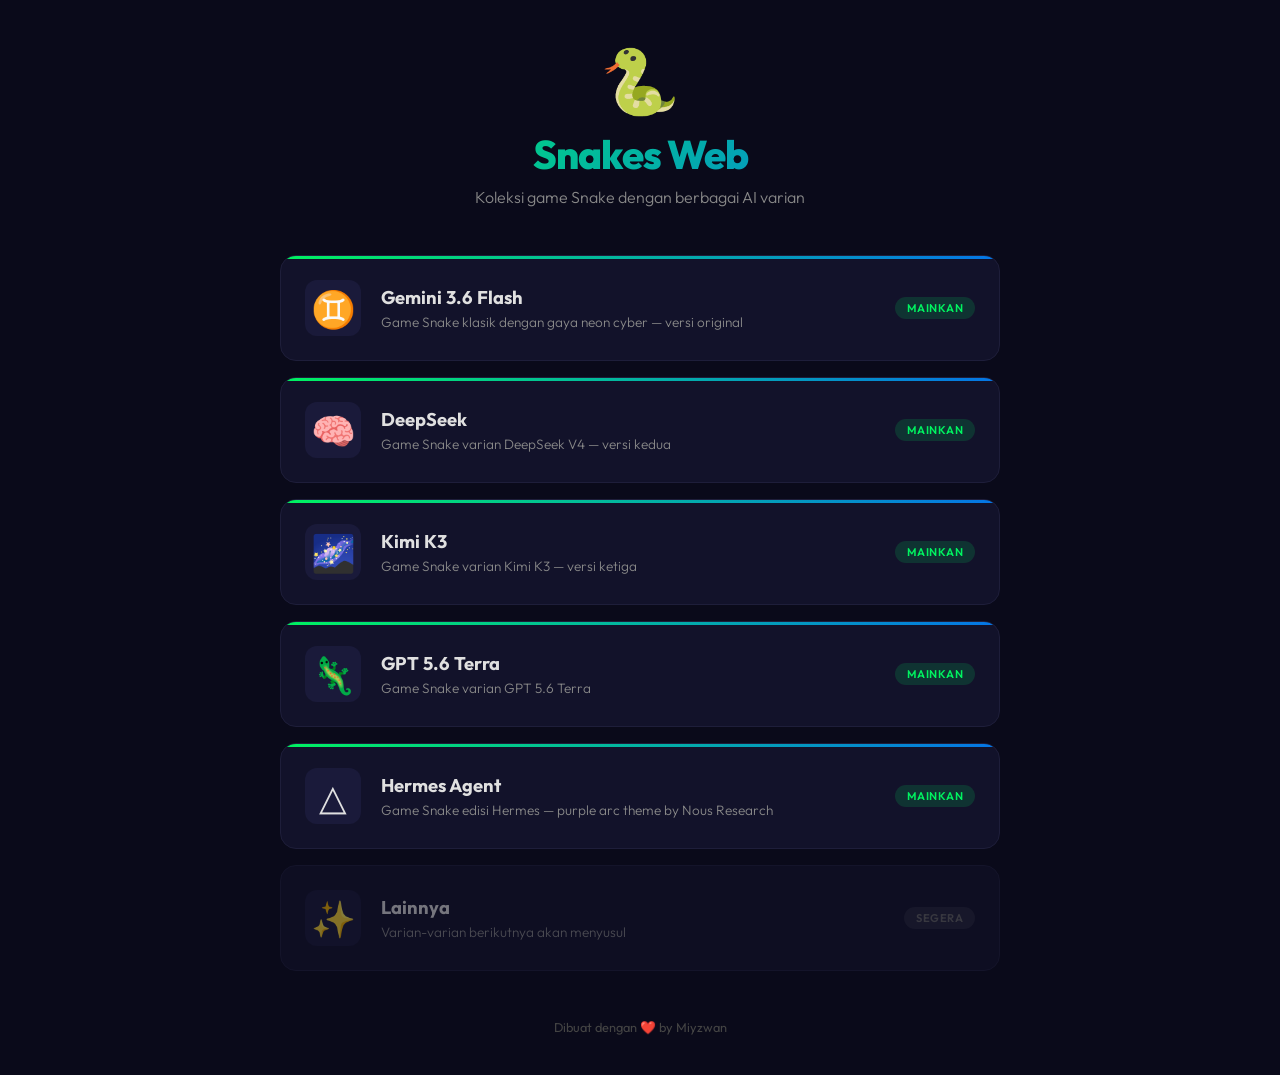
<file: index.html>
<!DOCTYPE html>
<html lang="id">
<head>
  <meta charset="UTF-8" />
  <meta name="viewport" content="width=device-width, initial-scale=1.0" />
  <title>Snakes Web — Game Collection</title>
  <meta name="description" content="Koleksi game Snake berbasis web dengan berbagai varian AI." />
  <link rel="preconnect" href="https://fonts.googleapis.com" />
  <link rel="preconnect" href="https://fonts.gstatic.com" crossorigin />
  <link href="https://fonts.googleapis.com/css2?family=Outfit:wght@300;400;600;700;800&display=swap" rel="stylesheet" />
  <style>
    * { margin: 0; padding: 0; box-sizing: border-box; }
    body {
      font-family: 'Outfit', sans-serif;
      background: #0a0a1a;
      color: #e0e0e0;
      min-height: 100vh;
      display: flex;
      flex-direction: column;
      align-items: center;
      padding: 40px 20px;
    }
    .container { max-width: 720px; width: 100%; }
    header {
      text-align: center;
      margin-bottom: 48px;
    }
    .logo {
      font-size: 64px;
      display: block;
      margin-bottom: 8px;
    }
    h1 {
      font-size: 2.5rem;
      font-weight: 800;
      background: linear-gradient(135deg, #00f260, #0575e6);
      -webkit-background-clip: text;
      -webkit-text-fill-color: transparent;
      background-clip: text;
      letter-spacing: -1px;
    }
    .subtitle {
      color: #888;
      font-size: 1rem;
      margin-top: 8px;
      font-weight: 300;
    }
    .version-grid {
      display: flex;
      flex-direction: column;
      gap: 16px;
    }
    .version-card {
      background: #12122a;
      border: 1px solid #1e1e3a;
      border-radius: 16px;
      padding: 24px;
      display: flex;
      align-items: center;
      gap: 20px;
      transition: all 0.3s ease;
      text-decoration: none;
      color: inherit;
      position: relative;
      overflow: hidden;
    }
    .version-card:hover {
      border-color: #00f260;
      transform: translateY(-2px);
      box-shadow: 0 8px 32px rgba(0, 242, 96, 0.1);
    }
    .version-card.available::before {
      content: '';
      position: absolute;
      top: 0; left: 0; right: 0;
      height: 3px;
      background: linear-gradient(90deg, #00f260, #0575e6);
    }
    .version-card.coming-soon {
      opacity: 0.5;
      cursor: default;
    }
    .version-card.coming-soon:hover {
      transform: none;
      border-color: #1e1e3a;
      box-shadow: none;
    }
    .version-icon {
      font-size: 36px;
      width: 56px;
      height: 56px;
      display: flex;
      align-items: center;
      justify-content: center;
      background: #1a1a3a;
      border-radius: 12px;
      flex-shrink: 0;
    }
    .version-info { flex: 1; }
    .version-name {
      font-size: 1.15rem;
      font-weight: 700;
      margin-bottom: 4px;
    }
    .version-desc {
      font-size: 0.85rem;
      color: #888;
      font-weight: 300;
    }
    .version-badge {
      font-size: 0.7rem;
      font-weight: 600;
      padding: 4px 12px;
      border-radius: 20px;
      text-transform: uppercase;
      letter-spacing: 0.5px;
    }
    .badge-available {
      background: rgba(0, 242, 96, 0.15);
      color: #00f260;
    }
    .badge-soon {
      background: rgba(255, 255, 255, 0.08);
      color: #666;
    }
    footer {
      margin-top: 48px;
      text-align: center;
      font-size: 0.8rem;
      color: #444;
    }
    @media (max-width: 480px) {
      h1 { font-size: 1.8rem; }
      .version-card { padding: 16px; gap: 14px; }
      .version-icon { width: 44px; height: 44px; font-size: 24px; }
    }
  </style>
</head>
<body>
  <div class="container">
    <header>
      <span class="logo">🐍</span>
      <h1>Snakes Web</h1>
      <p class="subtitle">Koleksi game Snake dengan berbagai AI varian</p>
    </header>

    <div class="version-grid">

      <a href="SnakeGemini3.6Flash/" class="version-card available">
        <div class="version-icon">♊</div>
        <div class="version-info">
          <div class="version-name">Gemini 3.6 Flash</div>
          <div class="version-desc">Game Snake klasik dengan gaya neon cyber — versi original</div>
        </div>
        <span class="version-badge badge-available">Mainkan</span>
      </a>

      <a href="SnakeDeepseekV4pro/" class="version-card available">
        <div class="version-icon">🧠</div>
        <div class="version-info">
          <div class="version-name">DeepSeek</div>
          <div class="version-desc">Game Snake varian DeepSeek V4 — versi kedua</div>
        </div>
        <span class="version-badge badge-available">Mainkan</span>
      </a>

      <a href="SnakeKimiK3/" class="version-card available">
        <div class="version-icon">🌌</div>
        <div class="version-info">
          <div class="version-name">Kimi K3</div>
          <div class="version-desc">Game Snake varian Kimi K3 — versi ketiga</div>
        </div>
        <span class="version-badge badge-available">Mainkan</span>
      </a>

      <a href="SnakeGPT5.6Terra/" class="version-card available">
        <div class="version-icon">🦎</div>
        <div class="version-info">
          <div class="version-name">GPT 5.6 Terra</div>
          <div class="version-desc">Game Snake varian GPT 5.6 Terra</div>
        </div>
        <span class="version-badge badge-available">Mainkan</span>
      </a>

      <a href="SnakeHermes/" class="version-card available">
        <div class="version-icon">△</div>
        <div class="version-info">
          <div class="version-name">Hermes Agent</div>
          <div class="version-desc">Game Snake edisi Hermes — purple arc theme by Nous Research</div>
        </div>
        <span class="version-badge badge-available">Mainkan</span>
      </a>

      <div class="version-card coming-soon">
        <div class="version-icon">✨</div>
        <div class="version-info">
          <div class="version-name">Lainnya</div>
          <div class="version-desc">Varian-varian berikutnya akan menyusul</div>
        </div>
        <span class="version-badge badge-soon">Segera</span>
      </div>

    </div>

    <footer>
      <p>Dibuat dengan ❤️ by Miyzwan</p>
    </footer>
  </div>
</body>
</html>
</file>
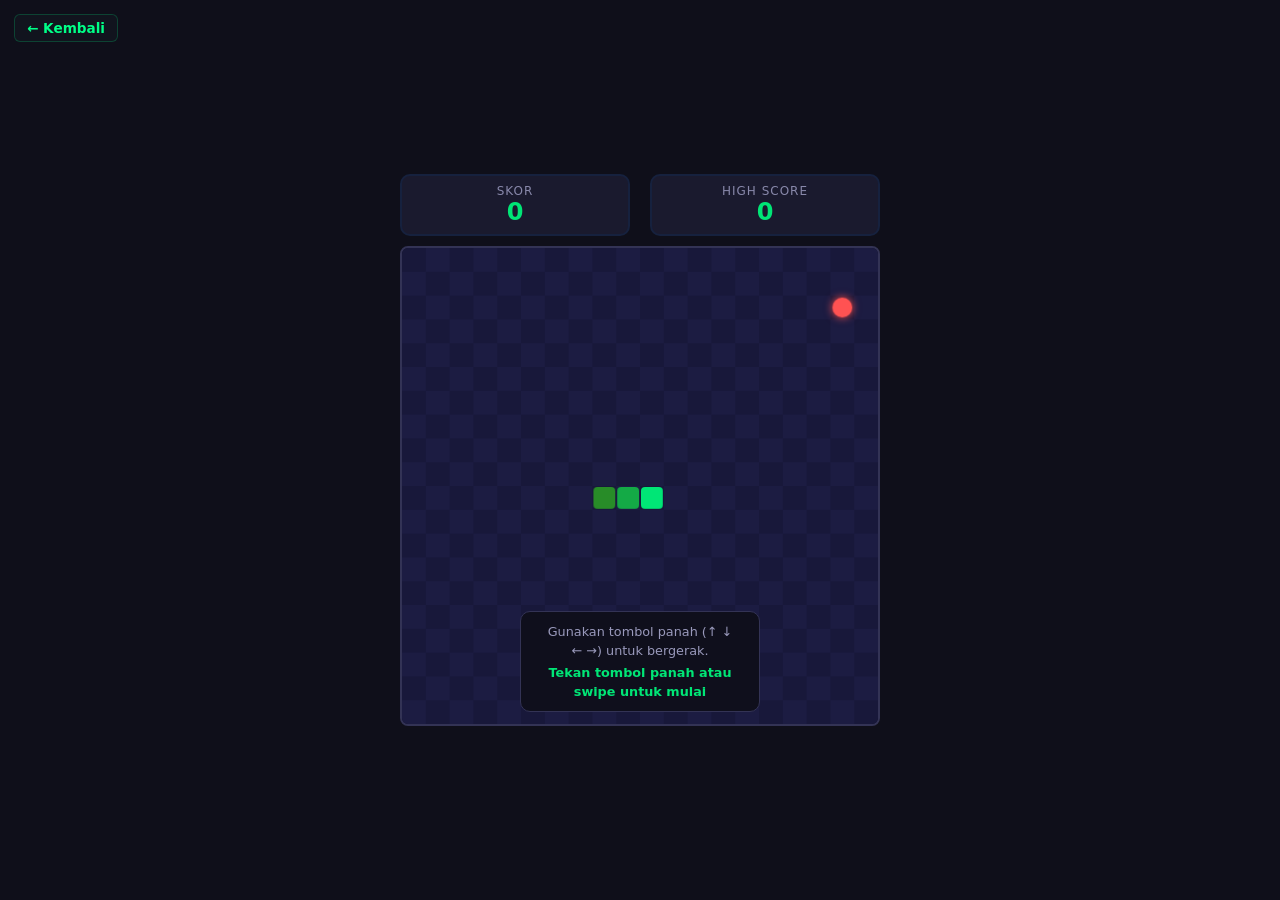
<file: SnakeDeepseekV4pro/index.html>
<!DOCTYPE html>
<html lang="id">
<head>
  <meta charset="UTF-8">
  <meta name="viewport" content="width=device-width, initial-scale=1.0">
  <title>Snake Game</title>
  <link rel="stylesheet" href="style.css">
</head>
<body>
  <div class="container">
    <a href="../" class="back-link" aria-label="Kembali ke portal">← Kembali</a>
    <div class="header">
      <div class="scoreboard">
        <div class="score-item">
          <span class="score-label">Skor</span>
          <span class="score-value" id="score">0</span>
        </div>
        <div class="score-item">
          <span class="score-label">High Score</span>
          <span class="score-value" id="highScore">0</span>
        </div>
      </div>
    </div>

    <div class="canvas-wrapper">
      <canvas id="gameCanvas"></canvas>
      <div class="instructions" id="instructions">
        <p id="instructionsText"></p>
        <p class="start-hint">Tekan tombol panah atau swipe untuk mulai</p>
      </div>
    </div>

    <div class="game-over-overlay" id="gameOverOverlay">
      <div class="game-over-card">
        <h2>Game Over</h2>
        <p class="final-score">Skor Akhir: <span id="finalScore">0</span></p>
        <p class="final-highscore">High Score: <span id="finalHighScore">0</span></p>
        <p class="new-record" id="newRecord"></p>
        <button class="restart-btn" id="restartBtn">Main Lagi</button>
      </div>
    </div>
  </div>

  <script src="script.js"></script>
</body>
</html>
</file>
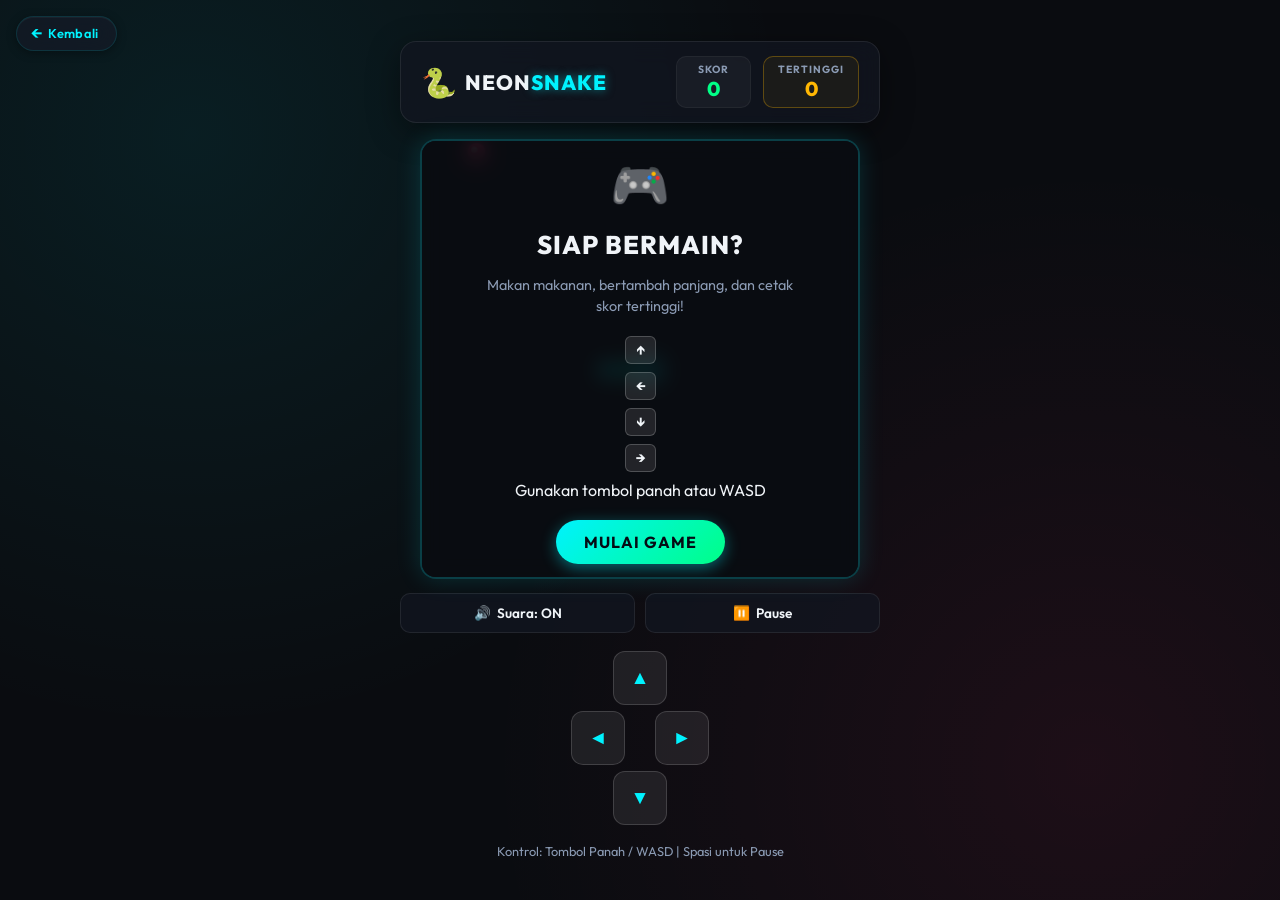
<file: SnakeGemini3.6Flash/index.html>
<!DOCTYPE html>
<html lang="id">
<head>
  <meta charset="UTF-8" />
  <meta name="viewport" content="width=device-width, initial-scale=1.0" />
  <title>Neon Snake Game — Classic Arcade</title>
  <meta name="description" content="Game Snake klasik berbasis web dengan tampilan neon cyber modern. Dimainkan di desktop & mobile." />
  <link rel="preconnect" href="https://fonts.googleapis.com" />
  <link rel="preconnect" href="https://fonts.gstatic.com" crossorigin />
  <link href="https://fonts.googleapis.com/css2?family=Outfit:wght@300;400;600;700;800&display=swap" rel="stylesheet" />
  <link rel="stylesheet" href="style.css" />
</head>
<body>
  <div class="game-wrapper">
    <a href="../" class="back-link" aria-label="Kembali ke portal">Kembali</a>
    <!-- Header Area -->
    <header class="game-header">
      <div class="brand">
        <span class="icon">🐍</span>
        <h1>NEON<span class="highlight">SNAKE</span></h1>
      </div>
      <div class="scoreboard">
        <div class="score-card">
          <span class="label">SKOR</span>
          <span class="value" id="currentScore">0</span>
        </div>
        <div class="score-card highlight-card">
          <span class="label">TERTINGGI</span>
          <span class="value" id="highScore">0</span>
        </div>
      </div>
    </header>

    <!-- Main Board Area -->
    <main class="game-container">
      <div class="canvas-wrapper">
        <canvas id="gameCanvas" width="400" height="400"></canvas>

        <!-- Start Overlay -->
        <div id="startOverlay" class="overlay active">
          <div class="overlay-card">
            <div class="pulse-icon">🎮</div>
            <h2>SIAP BERMAIN?</h2>
            <p class="subtitle">Makan makanan, bertambah panjang, dan cetak skor tertinggi!</p>
            
            <div class="control-guide" id="startControlGuide">
              <div class="guide-item desktop-only">
                <span class="key-badge">↑</span>
                <span class="key-badge">←</span>
                <span class="key-badge">↓</span>
                <span class="key-badge">→</span>
                <p>Gunakan tombol panah atau WASD</p>
              </div>
              <div class="guide-item mobile-only">
                <span class="swipe-icon">👆</span>
                <p>Geser (swipe) layar untuk bergerak</p>
              </div>
            </div>

            <button id="btnStart" class="btn btn-primary">MULAI GAME</button>
          </div>
        </div>

        <!-- Game Over Overlay -->
        <div id="gameOverOverlay" class="overlay hidden">
          <div class="overlay-card">
            <div class="skull-icon">💀</div>
            <h2 class="danger-title">GAME OVER</h2>
            <p class="subtitle" id="gameOverReason">Kamu menabrak dinding!</p>

            <div class="final-stats">
              <div class="stat-box">
                <span class="stat-label">SKOR AKHIR</span>
                <span class="stat-value" id="finalScore">0</span>
              </div>
              <div class="stat-box" id="newRecordBox">
                <span class="stat-label">REKOR DIRI</span>
                <span class="stat-value" id="finalHighScore">0</span>
                <span class="badge-new hidden" id="newRecordBadge">REKOR BARU! 🎉</span>
              </div>
            </div>

            <button id="btnRestart" class="btn btn-primary">MAIN LAGI</button>
          </div>
        </div>

        <!-- Pause Overlay -->
        <div id="pauseOverlay" class="overlay hidden">
          <div class="overlay-card">
            <h2>DI-PAUSE</h2>
            <p>Tekan SPASI atau tombol di bawah untuk lanjut</p>
            <button id="btnResume" class="btn btn-secondary">LANJUTKAN</button>
          </div>
        </div>
      </div>

      <!-- Quick Action Controls bar -->
      <div class="action-bar">
        <button id="btnSoundToggle" class="btn-icon" title="Toggle Suara">
          <span id="soundIcon">🔊</span> <span id="soundText">Suara: ON</span>
        </button>
        <button id="btnPauseToggle" class="btn-icon" title="Pause Game">
          <span>⏸️</span> Pause
        </button>
      </div>

      <!-- Touch Controls for Mobile/Tablet -->
      <div class="touch-controls" id="touchControls">
        <div class="dpad">
          <button id="btnUp" class="dpad-btn dpad-up" aria-label="Atas">▲</button>
          <div class="dpad-row">
            <button id="btnLeft" class="dpad-btn dpad-left" aria-label="Kiri">◄</button>
            <button id="btnRight" class="dpad-btn dpad-right" aria-label="Kanan">►</button>
          </div>
          <button id="btnDown" class="dpad-btn dpad-down" aria-label="Bawah">▼</button>
        </div>
      </div>

      <!-- Controls Hint -->
      <footer class="controls-hint">
        <p id="dynamicHint">Kontrol: Tombol Panah / WASD | Spasi untuk Pause</p>
      </footer>
    </main>
  </div>

  <script src="script.js"></script>
</body>
</html>
</file>
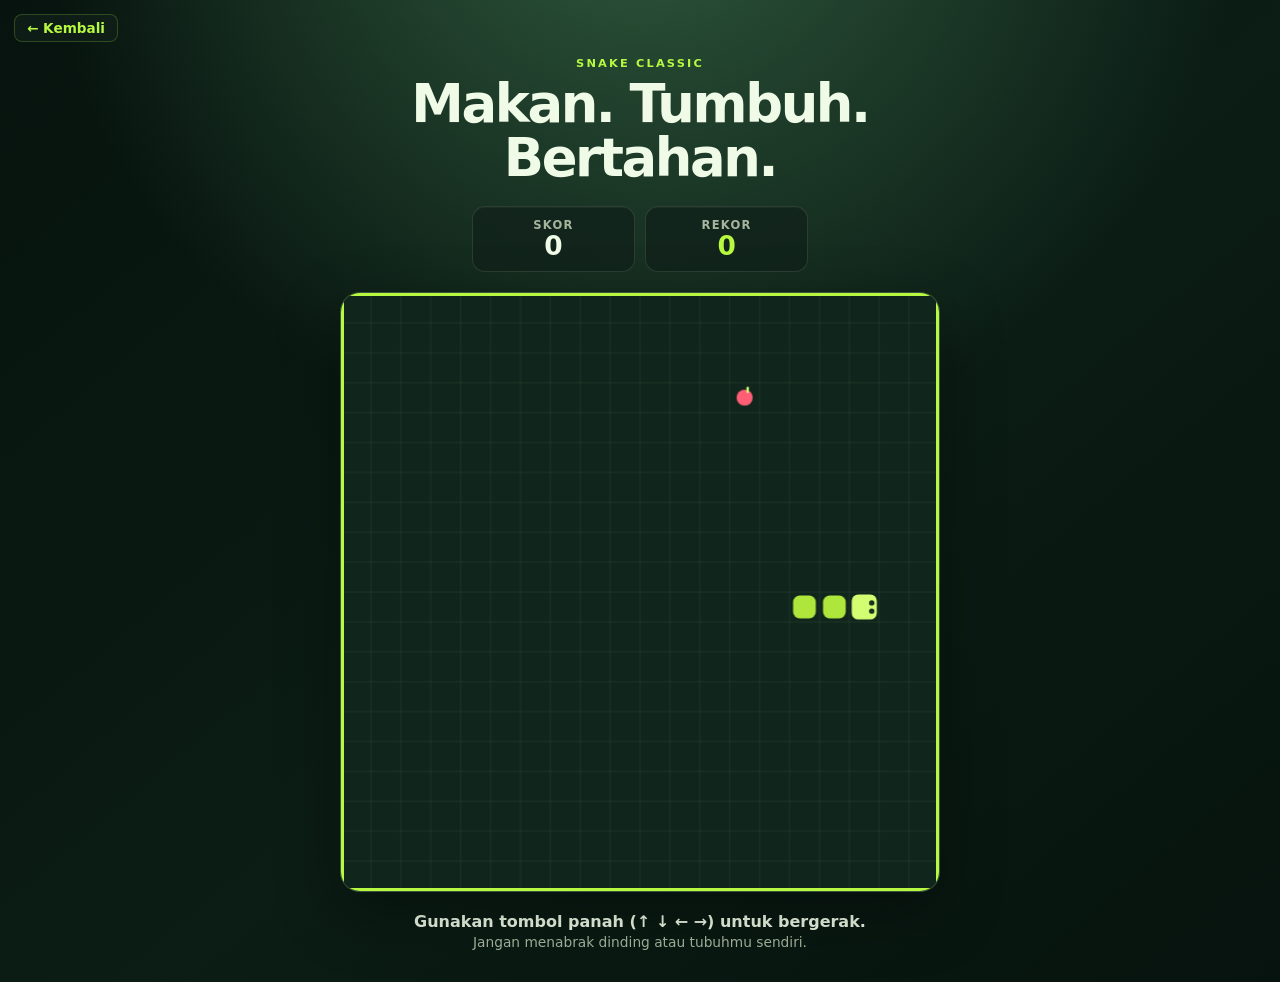
<file: SnakeGPT5.6Terra/index.html>
<!doctype html>
<html lang="id">
  <head>
    <meta charset="UTF-8" />
    <meta name="viewport" content="width=device-width, initial-scale=1.0" />
    <meta
      name="description"
      content="Snake klasik yang dapat dimainkan langsung di browser."
    />
    <title>Snake — Makan. Tumbuh. Bertahan.</title>
    <link rel="stylesheet" href="style.css" />
  </head>
  <body>
    <main class="game-shell">
      <a href="../" class="back-link" aria-label="Kembali ke portal">← Kembali</a>
      <header class="game-header">
        <p class="eyebrow">SNAKE CLASSIC</p>
        <h1>Makan. Tumbuh. Bertahan.</h1>
        <div class="scoreboard" aria-label="Papan skor">
          <div class="score-card">
            <span>Skor</span>
            <strong id="score" aria-live="polite">0</strong>
          </div>
          <div class="score-card high-score-card">
            <span>Rekor</span>
            <strong id="high-score">0</strong>
          </div>
        </div>
      </header>

      <section class="arena-wrap" aria-label="Area permainan Snake">
        <canvas
          id="game-canvas"
          width="600"
          height="600"
          tabindex="0"
          role="application"
          aria-label="Arena permainan Snake. Gunakan tombol panah untuk mengendalikan ular."
        ></canvas>
        <div id="game-over" class="game-over hidden" role="dialog" aria-modal="true" aria-labelledby="game-over-title">
          <div class="game-over-content">
            <p class="eyebrow">PERMAINAN BERAKHIR</p>
            <h2 id="game-over-title">Game Over</h2>
            <p class="final-score">Skor akhir: <strong id="final-score">0</strong></p>
            <p class="final-high-score">Rekor kamu: <strong id="final-high-score">0</strong></p>
            <button id="restart-button" type="button">Main Lagi <span aria-hidden="true">↻</span></button>
          </div>
        </div>
      </section>

      <p id="controls-help" class="controls-help">Gunakan tombol panah (↑ ↓ ← →) untuk bergerak.</p>
      <p class="small-note">Jangan menabrak dinding atau tubuhmu sendiri.</p>
    </main>

    <script src="script.js"></script>
  </body>
</html>
</file>
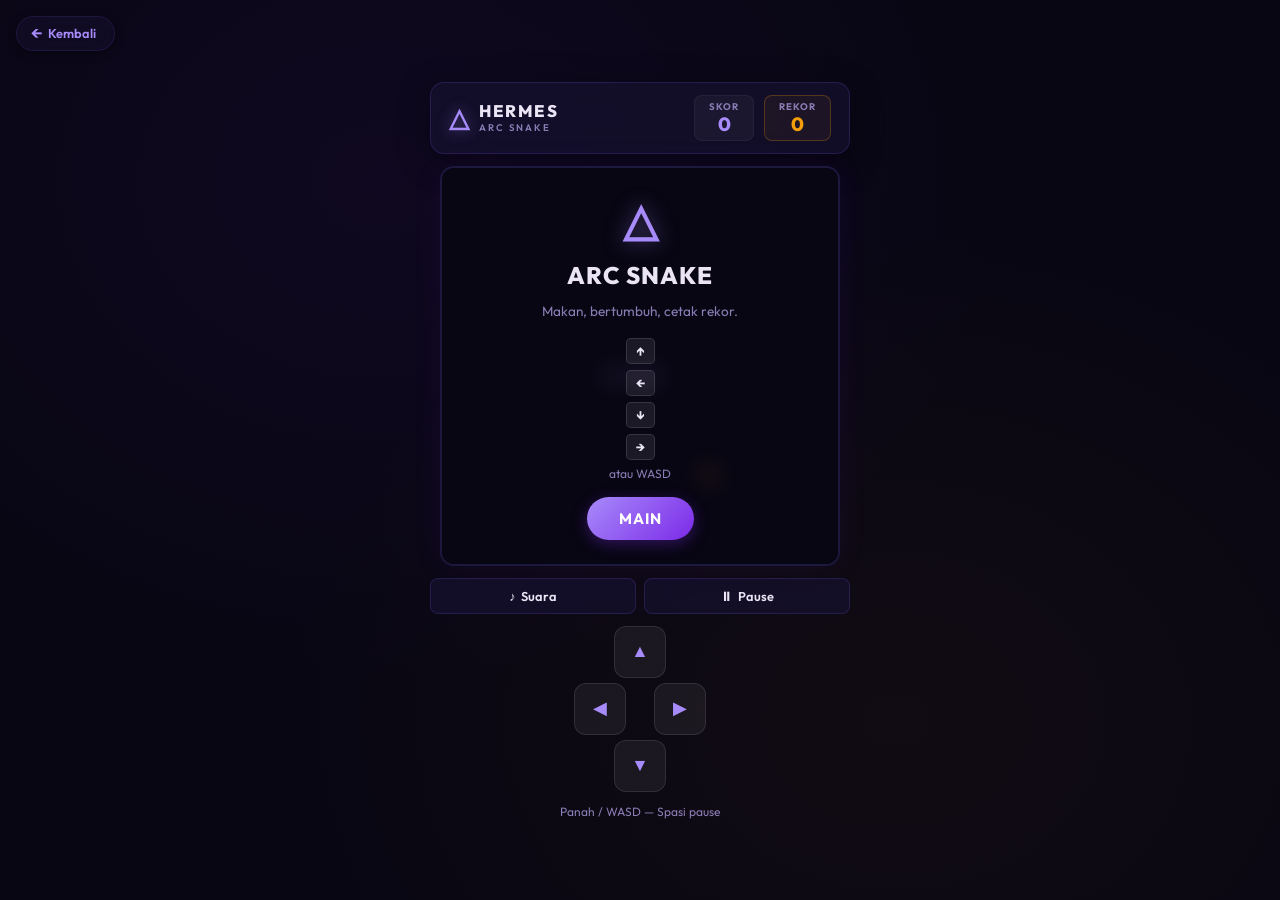
<file: SnakeHermes/index.html>
<!DOCTYPE html>
<html lang="id">
<head>
  <meta charset="UTF-8" />
  <meta name="viewport" content="width=device-width, initial-scale=1.0, user-scalable=no" />
  <meta name="description" content="Snake Hermes — game Snake klasik edisi Hermes Agent by Nous Research." />
  <title>Hermes — Arc Snake</title>
  <link rel="preconnect" href="https://fonts.googleapis.com" />
  <link rel="preconnect" href="https://fonts.gstatic.com" crossorigin />
  <link href="https://fonts.googleapis.com/css2?family=Outfit:wght@300;500;600;700;800&display=swap" rel="stylesheet" />
  <link rel="stylesheet" href="style.css" />
</head>
<body>
  <div class="shell">
    <a href="../" class="back-link" aria-label="Kembali ke portal">Kembali</a>

    <header class="topbar">
      <div class="brand">
        <span class="logo">△</span>
        <div class="brand-text">
          <h1>HERMES</h1>
          <p class="tagline">ARC SNAKE</p>
        </div>
      </div>
      <div class="scores">
        <div class="box">
          <span class="lbl">SKOR</span>
          <strong class="val" id="score">0</strong>
        </div>
        <div class="box hi">
          <span class="lbl">REKOR</span>
          <strong class="val" id="highScore">0</strong>
        </div>
      </div>
    </header>

    <div class="arena-wrap">
      <canvas id="gc" width="400" height="400"></canvas>

      <!-- START OVERLAY -->
      <div id="startOverlay" class="ol active">
        <div class="ol-card">
          <div class="ol-icon">△</div>
          <h2>ARC SNAKE</h2>
          <p class="ol-sub">Makan, bertumbuh, cetak rekor.</p>

          <div class="ctrl-guide" id="ctrlGuide">
            <div class="guide desktop-only">
              <span class="key">↑</span><span class="key">←</span><span class="key">↓</span><span class="key">→</span>
              <p>atau WASD</p>
            </div>
            <div class="guide mobile-only">
              <span class="swipe">↔</span>
              <p>Geser layar</p>
            </div>
          </div>

          <button class="btn" id="btnStart">MAIN</button>
        </div>
      </div>

      <!-- GAME OVER OVERLAY -->
      <div id="goOverlay" class="ol hidden">
        <div class="ol-card">
          <div class="ol-icon dead">✕</div>
          <h2 class="go-title">GAME OVER</h2>
          <p class="ol-sub" id="goReason">Menabrak dinding!</p>

          <div class="final-stats">
            <div class="stat">
              <span class="stat-lbl">SKOR</span>
              <strong class="stat-val" id="finalScore">0</strong>
            </div>
            <div class="stat">
              <span class="stat-lbl">REKOR</span>
              <strong class="stat-val" id="finalHigh">0</strong>
              <span class="badge hidden" id="newBadge">REKOR BARU</span>
            </div>
          </div>

          <button class="btn" id="btnRestart">MAIN LAGI</button>
        </div>
      </div>

      <!-- PAUSE OVERLAY -->
      <div id="pauseOverlay" class="ol hidden">
        <div class="ol-card">
          <h2>DI-PAUSE</h2>
          <p class="ol-sub">Tekan Spasi atau tombol di bawah</p>
          <button class="btn sec" id="btnResume">LANJUT</button>
        </div>
      </div>
    </div>

    <div class="action-row">
      <button class="act-btn" id="btnSound" title="Suara">
        <span id="sndIcon">♪</span> <span id="sndLabel">Suara</span>
      </button>
      <button class="act-btn" id="btnPause" title="Pause">
        <span>⏸</span> Pause
      </button>
    </div>

    <div class="dpad" id="dpad">
      <button class="d-btn up" id="dUp" aria-label="Atas">▲</button>
      <div class="d-mid">
        <button class="d-btn" id="dLeft" aria-label="Kiri">◀</button>
        <button class="d-btn" id="dRight" aria-label="Kanan">▶</button>
      </div>
      <button class="d-btn dn" id="dDown" aria-label="Bawah">▼</button>
    </div>

    <footer class="hint">
      <p id="hintText">Panah / WASD — Spasi pause</p>
    </footer>
  </div>

  <script src="script.js"></script>
</body>
</html>
</file>
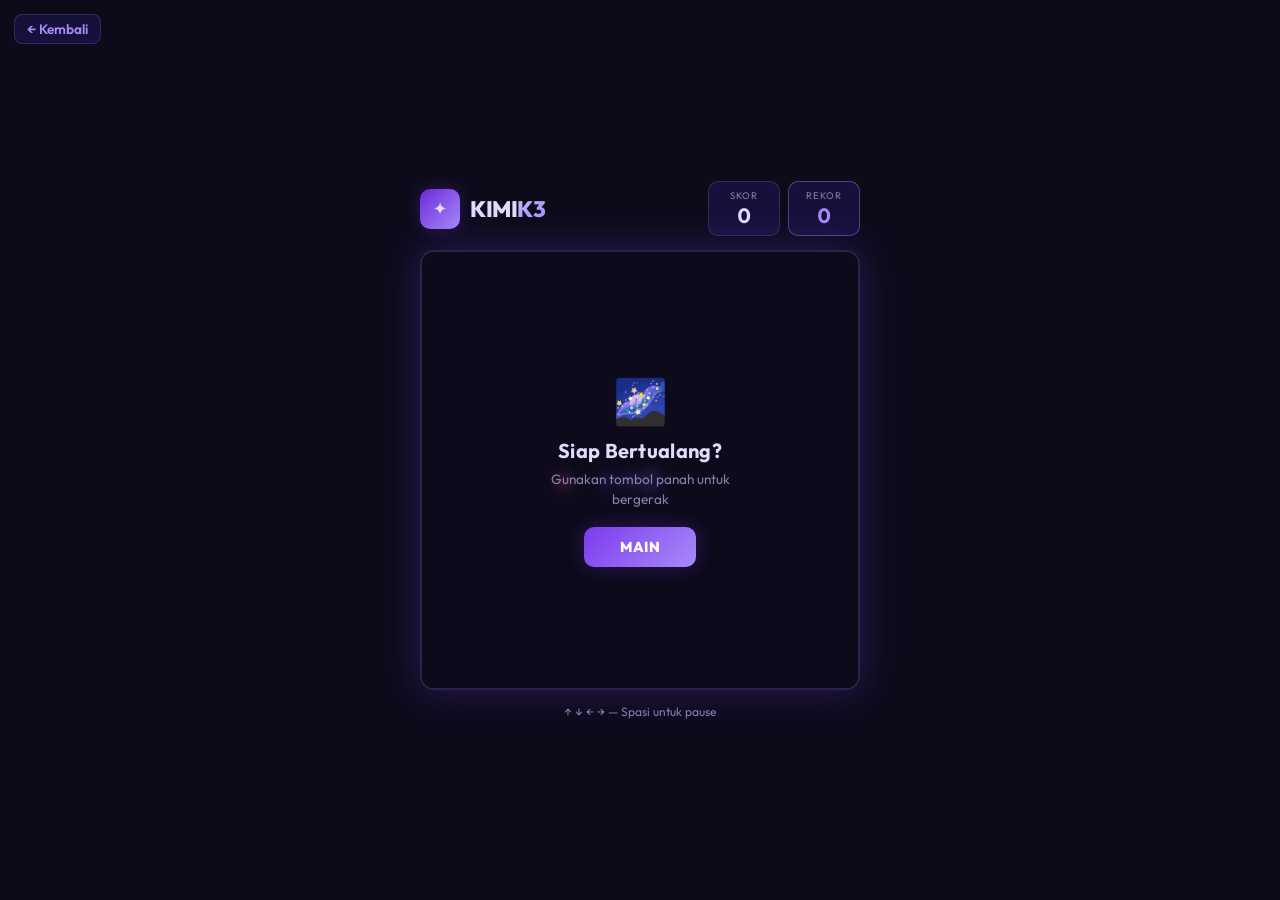
<file: SnakeKimiK3/index.html>
<!DOCTYPE html>
<html lang="id">
<head>
  <meta charset="UTF-8">
  <meta name="viewport" content="width=device-width, initial-scale=1.0, user-scalable=no">
  <meta name="description" content="Snake klasik edisi Kimi K3 — cosmic purple theme.">
  <title>Kimi K3 — Cosmic Snake</title>
  <link rel="preconnect" href="https://fonts.googleapis.com">
  <link rel="preconnect" href="https://fonts.gstatic.com" crossorigin>
  <link href="https://fonts.googleapis.com/css2?family=Outfit:wght@300;500;700;800&display=swap" rel="stylesheet">
  <link rel="stylesheet" href="style.css">
</head>
<body>
  <main class="shell">
    <a href="../" class="back-link" aria-label="Kembali ke portal">← Kembali</a>
    <header class="topbar">
      <div class="brand">
        <span class="logo">✦</span>
        <h1>KIMI<span class="lite">K3</span></h1>
      </div>
      <div class="scores">
        <div class="box">
          <span class="lbl">Skor</span>
          <strong id="score">0</strong>
        </div>
        <div class="box hi">
          <span class="lbl">Rekor</span>
          <strong id="highScore">0</strong>
        </div>
      </div>
    </header>

    <div class="arena" id="arena">
      <canvas id="gameCanvas" width="400" height="400"></canvas>

      <div class="over" id="startOverlay">
        <div class="modal">
          <span class="emoji-lg">🌌</span>
          <h2>Siap Bertualang?</h2>
          <p id="ctrlHint">Gunakan tombol panah untuk bergerak</p>
          <button class="btn" id="startBtn">MAIN</button>
        </div>
      </div>

      <div class="over hidden" id="gameOverOverlay">
        <div class="modal">
          <span class="emoji-lg">💫</span>
          <h2 class="dead">Game Over</h2>
          <div class="finals">
            <div><span class="lbl">Skor</span><strong id="finalScore">0</strong></div>
            <div><span class="lbl">Rekor</span><strong id="finalHighScore">0</strong></div>
          </div>
          <p class="new-rec hidden" id="newRec">✨ Rekor Baru!</p>
          <button class="btn" id="restartBtn">LAGI</button>
        </div>
      </div>
    </div>

    <p class="tip" id="footerTip">↑ ↓ ← →  —  Spasi untuk pause</p>
  </main>
  <script src="script.js"></script>
</body>
</html>
</file>
<file: SnakeDeepseekV4pro/style.css>
* {
  margin: 0;
  padding: 0;
  box-sizing: border-box;
}

body {
  background: #0f0f1a;
  display: flex;
  justify-content: center;
  align-items: center;
  min-height: 100vh;
  font-family: 'Segoe UI', system-ui, sans-serif;
  color: #e0e0e0;
  overflow: hidden;
}

.back-link {
  position: fixed;
  top: 14px;
  left: 14px;
  z-index: 999;
  color: #00ff87;
  text-decoration: none;
  font-family: 'Segoe UI', system-ui, sans-serif;
  font-size: 0.85rem;
  font-weight: 600;
  padding: 5px 12px;
  border-radius: 6px;
  background: rgba(18, 22, 32, 0.8);
  border: 1px solid rgba(0, 255, 135, 0.2);
  transition: background 0.15s;
}
.back-link:hover { background: rgba(0, 255, 135, 0.1); }

.container {
  display: flex;
  flex-direction: column;
  align-items: center;
  width: 100%;
  max-width: 500px;
  padding: 10px;
}

.header {
  width: 100%;
  margin-bottom: 10px;
}

.scoreboard {
  display: flex;
  justify-content: space-between;
  gap: 20px;
}

.score-item {
  background: #1a1a2e;
  border: 2px solid #16213e;
  border-radius: 10px;
  padding: 8px 24px;
  text-align: center;
  flex: 1;
}

.score-label {
  display: block;
  font-size: 0.75rem;
  text-transform: uppercase;
  letter-spacing: 1px;
  color: #8888aa;
}

.score-value {
  display: block;
  font-size: 1.5rem;
  font-weight: 700;
  color: #00e676;
}

.canvas-wrapper {
  position: relative;
  width: 100%;
  max-width: 100vw;
  aspect-ratio: 1 / 1;
}

#gameCanvas {
  width: 100%;
  height: 100%;
  border: 2px solid #333355;
  border-radius: 8px;
  background: #12122a;
  display: block;
  touch-action: none;
}

.instructions {
  position: absolute;
  bottom: 14px;
  left: 50%;
  transform: translateX(-50%);
  background: rgba(15, 15, 26, 0.92);
  border: 1px solid #333355;
  border-radius: 10px;
  padding: 10px 20px;
  text-align: center;
  pointer-events: none;
  transition: opacity 0.3s ease;
}

.instructions p {
  font-size: 0.8rem;
  color: #9999bb;
  line-height: 1.5;
}

.start-hint {
  color: #00e676 !important;
  font-weight: 600;
  margin-top: 2px;
}

.instructions.hidden {
  opacity: 0;
}

.game-over-overlay {
  position: fixed;
  top: 0;
  left: 0;
  width: 100%;
  height: 100%;
  background: rgba(5, 5, 15, 0.88);
  display: none;
  justify-content: center;
  align-items: center;
  z-index: 100;
}

.game-over-overlay.active {
  display: flex;
}

.game-over-card {
  background: #1a1a2e;
  border: 2px solid #333355;
  border-radius: 16px;
  padding: 32px 40px;
  text-align: center;
  max-width: 320px;
  width: 90%;
}

.game-over-card h2 {
  font-size: 1.8rem;
  color: #ff5252;
  margin-bottom: 16px;
}

.final-score {
  font-size: 1.3rem;
  margin-bottom: 8px;
  color: #e0e0e0;
}

.final-score span {
  color: #ffd740;
  font-weight: 700;
}

.final-highscore {
  font-size: 1rem;
  margin-bottom: 12px;
  color: #8888aa;
}

.final-highscore span {
  color: #00e676;
  font-weight: 600;
}

.new-record {
  font-size: 0.95rem;
  color: #ffd740;
  font-weight: 700;
  margin-bottom: 16px;
  text-transform: uppercase;
  letter-spacing: 1px;
  display: none;
}

.new-record.show {
  display: block;
}

.restart-btn {
  background: #00e676;
  color: #0f0f1a;
  border: none;
  padding: 12px 32px;
  font-size: 1rem;
  font-weight: 700;
  border-radius: 8px;
  cursor: pointer;
  transition: background 0.2s, transform 0.1s;
  text-transform: uppercase;
  letter-spacing: 1px;
}

.restart-btn:hover {
  background: #00c853;
}

.restart-btn:active {
  transform: scale(0.96);
}

/* Mobile-specific adjustments */
@media (max-width: 500px) {
  .container {
    padding: 6px;
  }

  .score-item {
    padding: 6px 16px;
  }

  .score-value {
    font-size: 1.3rem;
  }

  .game-over-card {
    padding: 24px 20px;
  }
}
</file>
<file: SnakeGemini3.6Flash/style.css>
/* ==========================================================================
   NEON SNAKE GAME — STYLESHEET
   ========================================================================== */

:root {
  --bg-primary: #0a0c10;
  --bg-card: rgba(18, 22, 32, 0.75);
  --bg-glass: rgba(22, 27, 40, 0.85);
  
  --accent-cyan: #00f2fe;
  --accent-green: #00ff87;
  --accent-red: #ff2a6d;
  --accent-gold: #ffb703;
  --text-main: #f0f4f8;
  --text-muted: #8b9bb4;

  --font-family: 'Outfit', -apple-system, BlinkMacSystemFont, sans-serif;
  --border-glow: 0 0 15px rgba(0, 242, 254, 0.25);
  --radius-lg: 16px;
  --radius-md: 10px;
  --radius-sm: 6px;
}

* {
  box-sizing: border-box;
  margin: 0;
  padding: 0;
  user-select: none;
  -webkit-user-select: none;
}

.back-link {
  position: fixed;
  top: 16px;
  left: 16px;
  z-index: 999;
  display: inline-flex;
  align-items: center;
  gap: 6px;
  color: var(--accent-cyan);
  text-decoration: none;
  font-family: var(--font-family);
  font-size: 0.8rem;
  font-weight: 600;
  letter-spacing: 0.3px;
  padding: 8px 18px 8px 14px;
  border-radius: 100px;
  background: rgba(22, 27, 40, 0.65);
  backdrop-filter: blur(14px);
  -webkit-backdrop-filter: blur(14px);
  border: 1px solid rgba(0, 242, 254, 0.12);
  box-shadow:
    0 2px 10px rgba(0, 0, 0, 0.35),
    inset 0 1px 0 rgba(255, 255, 255, 0.04);
  transition: all 0.25s cubic-bezier(0.25, 0.46, 0.45, 0.94);
}

.back-link::before {
  content: "←";
  display: inline-block;
  font-size: 1.05rem;
  line-height: 1;
  transition: transform 0.25s ease;
}

.back-link:hover {
  background: rgba(0, 242, 254, 0.08);
  border-color: rgba(0, 242, 254, 0.35);
  box-shadow:
    0 0 20px rgba(0, 242, 254, 0.2),
    0 4px 16px rgba(0, 0, 0, 0.35);
  transform: translateY(-1px);
}

.back-link:hover::before {
  transform: translateX(-3px);
}

.back-link:active {
  transform: translateY(0);
  box-shadow:
    0 2px 10px rgba(0, 0, 0, 0.35),
    inset 0 1px 0 rgba(255, 255, 255, 0.04);
}

body {
  font-family: var(--font-family);
  background-color: var(--bg-primary);
  background-image: 
    radial-gradient(circle at 15% 15%, rgba(0, 242, 254, 0.08) 0%, transparent 45%),
    radial-gradient(circle at 85% 85%, rgba(255, 42, 109, 0.08) 0%, transparent 45%);
  color: var(--text-main);
  min-height: 100vh;
  display: flex;
  justify-content: center;
  align-items: center;
  padding: 16px;
  overflow-x: hidden;
}

.game-wrapper {
  width: 100%;
  max-width: 480px;
  display: flex;
  flex-direction: column;
  gap: 16px;
}

/* Header & Scoreboard */
.game-header {
  display: flex;
  justify-content: space-between;
  align-items: center;
  background: var(--bg-card);
  backdrop-filter: blur(12px);
  border: 1px solid rgba(255, 255, 255, 0.08);
  padding: 14px 20px;
  border-radius: var(--radius-lg);
  box-shadow: 0 8px 32px rgba(0, 0, 0, 0.4);
}

.brand {
  display: flex;
  align-items: center;
  gap: 8px;
}

.brand .icon {
  font-size: 1.8rem;
}

.brand h1 {
  font-size: 1.3rem;
  font-weight: 800;
  letter-spacing: 1px;
}

.brand .highlight {
  color: var(--accent-cyan);
  text-shadow: 0 0 10px rgba(0, 242, 254, 0.5);
}

.scoreboard {
  display: flex;
  gap: 12px;
}

.score-card {
  display: flex;
  flex-direction: column;
  align-items: center;
  background: rgba(255, 255, 255, 0.04);
  padding: 6px 14px;
  border-radius: var(--radius-md);
  border: 1px solid rgba(255, 255, 255, 0.05);
  min-width: 75px;
}

.score-card.highlight-card {
  border-color: rgba(255, 183, 3, 0.3);
  background: rgba(255, 183, 3, 0.05);
}

.score-card .label {
  font-size: 0.65rem;
  font-weight: 700;
  color: var(--text-muted);
  letter-spacing: 1px;
}

.score-card .value {
  font-size: 1.25rem;
  font-weight: 800;
  color: var(--accent-green);
}

.highlight-card .value {
  color: var(--accent-gold);
}

/* Container & Canvas */
.game-container {
  display: flex;
  flex-direction: column;
  gap: 14px;
  align-items: center;
}

.canvas-wrapper {
  position: relative;
  width: 100%;
  aspect-ratio: 1 / 1;
  max-width: 440px;
  background: #0d1118;
  border-radius: var(--radius-lg);
  border: 2px solid rgba(0, 242, 254, 0.2);
  box-shadow: 0 0 25px rgba(0, 242, 254, 0.15), inset 0 0 20px rgba(0, 0, 0, 0.8);
  overflow: hidden;
}

#gameCanvas {
  width: 100%;
  height: 100%;
  display: block;
  touch-action: none;
}

/* Overlay Glassmorphism Cards */
.overlay {
  position: absolute;
  inset: 0;
  background: rgba(10, 12, 16, 0.88);
  backdrop-filter: blur(10px);
  display: flex;
  justify-content: center;
  align-items: center;
  padding: 24px;
  opacity: 0;
  pointer-events: none;
  transition: opacity 0.3s ease;
  z-index: 10;
}

.overlay.active {
  opacity: 1;
  pointer-events: auto;
}

.overlay.hidden {
  display: none;
}

.overlay-card {
  text-align: center;
  display: flex;
  flex-direction: column;
  align-items: center;
  gap: 14px;
  max-width: 320px;
}

.pulse-icon, .skull-icon {
  font-size: 3rem;
  animation: pulse 2s infinite ease-in-out;
}

@keyframes pulse {
  0%, 100% { transform: scale(1); }
  50% { transform: scale(1.1); }
}

.overlay-card h2 {
  font-size: 1.6rem;
  font-weight: 800;
  letter-spacing: 1px;
}

.danger-title {
  color: var(--accent-red);
  text-shadow: 0 0 12px rgba(255, 42, 109, 0.6);
}

.subtitle {
  font-size: 0.9rem;
  color: var(--text-muted);
  line-height: 1.4;
}

/* Control Guides in Overlay */
.control-guide {
  width: 100%;
  margin: 6px 0;
}

.guide-item {
  display: flex;
  flex-direction: column;
  align-items: center;
  gap: 8px;
}

.key-badge {
  display: inline-block;
  background: rgba(255, 255, 255, 0.1);
  border: 1px solid rgba(255, 255, 255, 0.2);
  padding: 4px 10px;
  border-radius: 6px;
  font-weight: 700;
  font-size: 0.9rem;
}

.swipe-icon {
  font-size: 2.2rem;
}

/* Buttons */
.btn {
  border: none;
  font-family: inherit;
  font-weight: 700;
  font-size: 1rem;
  padding: 12px 28px;
  border-radius: 30px;
  cursor: pointer;
  transition: all 0.2s ease;
  letter-spacing: 1px;
}

.btn-primary {
  background: linear-gradient(135deg, var(--accent-cyan), var(--accent-green));
  color: #050b14;
  box-shadow: 0 4px 15px rgba(0, 242, 254, 0.4);
}

.btn-primary:hover {
  transform: translateY(-2px);
  box-shadow: 0 6px 20px rgba(0, 242, 254, 0.6);
}

.btn-primary:active {
  transform: translateY(0);
}

.btn-secondary {
  background: rgba(255, 255, 255, 0.12);
  color: var(--text-main);
  border: 1px solid rgba(255, 255, 255, 0.2);
}

.btn-secondary:hover {
  background: rgba(255, 255, 255, 0.2);
}

/* Final Stats in Game Over */
.final-stats {
  display: flex;
  gap: 16px;
  width: 100%;
  margin: 8px 0;
}

.stat-box {
  flex: 1;
  background: rgba(255, 255, 255, 0.05);
  border-radius: var(--radius-md);
  padding: 10px;
  display: flex;
  flex-direction: column;
  gap: 4px;
}

.stat-label {
  font-size: 0.7rem;
  color: var(--text-muted);
  font-weight: 700;
}

.stat-value {
  font-size: 1.4rem;
  font-weight: 800;
  color: var(--accent-cyan);
}

.badge-new {
  font-size: 0.7rem;
  color: var(--accent-gold);
  font-weight: 700;
}

/* Action Bar */
.action-bar {
  display: flex;
  gap: 10px;
  width: 100%;
}

.btn-icon {
  flex: 1;
  background: var(--bg-card);
  border: 1px solid rgba(255, 255, 255, 0.08);
  color: var(--text-main);
  padding: 10px;
  border-radius: var(--radius-md);
  font-family: inherit;
  font-size: 0.85rem;
  font-weight: 600;
  cursor: pointer;
  display: flex;
  align-items: center;
  justify-content: center;
  gap: 6px;
  transition: background 0.2s;
}

.btn-icon:hover {
  background: rgba(255, 255, 255, 0.1);
}

/* Touch D-Pad Controls */
.touch-controls {
  width: 100%;
  display: flex;
  justify-content: center;
  margin-top: 4px;
}

.dpad {
  display: flex;
  flex-direction: column;
  align-items: center;
  gap: 6px;
}

.dpad-row {
  display: flex;
  gap: 30px;
}

.dpad-btn {
  width: 54px;
  height: 54px;
  background: rgba(255, 255, 255, 0.08);
  border: 1px solid rgba(255, 255, 255, 0.15);
  border-radius: 12px;
  color: var(--accent-cyan);
  font-size: 1.2rem;
  cursor: pointer;
  display: flex;
  justify-content: center;
  align-items: center;
  transition: background 0.15s, transform 0.1s;
}

.dpad-btn:active {
  background: var(--accent-cyan);
  color: #000;
  transform: scale(0.92);
}

/* Controls Hint Footer */
.controls-hint {
  text-align: center;
  font-size: 0.8rem;
  color: var(--text-muted);
  margin-top: 4px;
}

/* Responsive Display Logic */
.mobile-only {
  display: none;
}

.desktop-only {
  display: flex;
}

@media (max-width: 600px) {
  .desktop-only {
    display: none;
  }
  .mobile-only {
    display: flex;
  }
}
</file>
<file: SnakeGPT5.6Terra/style.css>
:root {
  color-scheme: dark;
  --ink: #effbe7;
  --muted: #a6b59e;
  --panel: rgba(17, 33, 26, 0.74);
  --arena: #10251c;
  --line: rgba(220, 244, 203, 0.07);
  --lime: #b7f840;
  --lime-bright: #d2ff72;
  --berry: #ff5e75;
}

* { box-sizing: border-box; }

body {
  min-width: 320px;
  min-height: 100vh;
  margin: 0;
  display: grid;
  place-items: center;
  overflow-x: hidden;
  color: var(--ink);
  font-family: Inter, ui-sans-serif, system-ui, -apple-system, BlinkMacSystemFont, "Segoe UI", sans-serif;
  background:
    radial-gradient(circle at 50% -15%, #315c3f 0, transparent 38rem),
    linear-gradient(140deg, #07130e 0%, #0b1d15 54%, #07130e 100%);
}

.back-link {
  position: fixed;
  top: 14px;
  left: 14px;
  z-index: 999;
  color: var(--lime);
  text-decoration: none;
  font-family: Inter, ui-sans-serif, system-ui, sans-serif;
  font-size: 0.85rem;
  font-weight: 700;
  padding: 5px 12px;
  border-radius: 8px;
  background: rgba(17, 33, 26, 0.74);
  border: 1px solid rgba(183, 248, 64, 0.2);
  transition: background 0.15s;
}
.back-link:hover { background: rgba(183, 248, 64, 0.1); }

.game-shell {
  width: min(100%, 43rem);
  padding: clamp(1.5rem, 5vw, 3.5rem) 1.25rem 2rem;
  text-align: center;
}

.game-header { margin-bottom: 1.3rem; }

.eyebrow {
  margin: 0 0 .45rem;
  color: var(--lime);
  font-size: .71rem;
  font-weight: 800;
  letter-spacing: .19em;
}

h1, h2 { margin: 0; font-weight: 800; letter-spacing: -.045em; }
h1 { font-size: clamp(2rem, 6vw, 3.3rem); line-height: 1.02; }
h2 { font-size: clamp(2rem, 7vw, 3.1rem); }

.scoreboard {
  display: grid;
  grid-template-columns: repeat(2, minmax(0, 1fr));
  gap: .65rem;
  max-width: 21rem;
  margin: 1.35rem auto 0;
}

.score-card {
  padding: .65rem .8rem .72rem;
  border: 1px solid rgba(218, 245, 195, .13);
  border-radius: .8rem;
  background: var(--panel);
  box-shadow: inset 0 1px rgba(255, 255, 255, .04);
}

.score-card span { display: block; color: var(--muted); font-size: .72rem; font-weight: 700; text-transform: uppercase; letter-spacing: .11em; }
.score-card strong { display: block; margin-top: .05rem; font-size: 1.65rem; line-height: 1; font-variant-numeric: tabular-nums; }
.high-score-card strong { color: var(--lime); }

.arena-wrap {
  position: relative;
  width: min(100%, 37.5rem);
  margin: 0 auto;
  aspect-ratio: 1;
  overflow: hidden;
  border: 1px solid rgba(205, 247, 165, .22);
  border-radius: clamp(.7rem, 2vw, 1.25rem);
  background: var(--arena);
  box-shadow: 0 1.3rem 3.8rem rgba(0, 0, 0, .34), inset 0 0 4rem rgba(0, 0, 0, .24);
}

canvas { display: block; width: 100%; height: 100%; touch-action: none; outline: none; }
canvas:focus-visible { outline: 3px solid var(--lime); outline-offset: -3px; }

.game-over {
  position: absolute;
  inset: 0;
  display: grid;
  place-items: center;
  padding: 1rem;
  background: rgba(4, 14, 9, .72);
  backdrop-filter: blur(4px);
  transition: opacity .18s ease, visibility .18s ease;
}
.game-over.hidden { opacity: 0; visibility: hidden; pointer-events: none; }
.game-over-content { width: min(100%, 23rem); padding: 1.65rem; border: 1px solid rgba(222, 252, 194, .22); border-radius: 1rem; background: #173122; box-shadow: 0 1.3rem 3rem rgba(0, 0, 0, .35); }
.final-score, .final-high-score { margin: .8rem 0 0; color: var(--muted); }
.final-score strong, .final-high-score strong { color: var(--ink); font-variant-numeric: tabular-nums; }
.final-high-score { margin-top: .25rem; }

button {
  width: 100%;
  margin-top: 1.3rem;
  padding: .82rem 1rem;
  border: 0;
  border-radius: .7rem;
  color: #10200f;
  font: inherit;
  font-weight: 850;
  cursor: pointer;
  background: var(--lime);
  box-shadow: 0 .4rem 0 #7aa729;
  transition: transform .12s ease, background .12s ease;
}
button:hover { background: var(--lime-bright); }
button:active { transform: translateY(.2rem); box-shadow: 0 .2rem 0 #7aa729; }
button:focus-visible { outline: 3px solid white; outline-offset: 3px; }

.controls-help { margin: 1.2rem 0 .2rem; font-weight: 700; }
.small-note { margin: 0; color: var(--muted); font-size: .86rem; }

@media (max-width: 390px) {
  .game-shell { padding-inline: .85rem; }
  .game-over-content { padding: 1.25rem 1rem; }
}
</file>
<file: SnakeHermes/style.css>
/* ==========================================================
   HERMES ARC SNAKE — STYLESHEET
   Theme: Nous Research purple · Hermes gold messenger
   ========================================================== */

:root {
  --bg: #080613;
  --panel: rgba(22, 18, 47, 0.7);
  --arena: #0c0a1c;
  --border: rgba(130, 100, 255, 0.18);
  --text: #eae4f5;
  --dim: #8a7db5;
  --accent: #a78bfa;
  --accent2: #7c2ae8;
  --amber: #f59e0b;
  --amber-glow: rgba(245, 158, 11, 0.3);
  --purple-glow: rgba(124, 42, 232, 0.3);
  --danger: #ff4d7a;
  --gold: #fbbf24;
  --font: 'Outfit', -apple-system, BlinkMacSystemFont, sans-serif;
  --radius: 14px;
  --radius-sm: 8px;
}

* { margin: 0; padding: 0; box-sizing: border-box; }
html, body { height: 100%; }

body {
  background: var(--bg);
  background-image:
    radial-gradient(ellipse at 30% 20%, rgba(124, 42, 232, 0.06) 0%, transparent 50%),
    radial-gradient(ellipse at 70% 80%, rgba(245, 158, 11, 0.04) 0%, transparent 50%);
  color: var(--text);
  font-family: var(--font);
  display: flex;
  align-items: center;
  justify-content: center;
  min-height: 100vh; min-height: 100dvh;
  padding: 14px;
  overflow: hidden;
  touch-action: none;
  user-select: none;
  -webkit-user-select: none;
  -webkit-tap-highlight-color: transparent;
}

/* ── BACK LINK ── */
.back-link {
  position: fixed;
  top: 16px;
  left: 16px;
  z-index: 999;
  display: inline-flex;
  align-items: center;
  gap: 6px;
  color: var(--accent);
  text-decoration: none;
  font-family: var(--font);
  font-size: 0.8rem;
  font-weight: 600;
  padding: 8px 18px 8px 14px;
  border-radius: 100px;
  background: rgba(22, 18, 47, 0.55);
  backdrop-filter: blur(14px);
  -webkit-backdrop-filter: blur(14px);
  border: 1px solid rgba(130, 100, 255, 0.12);
  box-shadow: 0 2px 10px rgba(0,0,0,0.4);
  transition: all 0.25s cubic-bezier(0.25,0.46,0.45,0.94);
}
.back-link::before {
  content: "←";
  display: inline-block;
  font-size: 1.05rem;
  line-height: 1;
  transition: transform 0.25s ease;
}
.back-link:hover {
  background: rgba(130, 100, 255, 0.1);
  border-color: rgba(130, 100, 255, 0.35);
  box-shadow: 0 0 20px rgba(130, 100, 255, 0.2), 0 4px 16px rgba(0,0,0,0.4);
  transform: translateY(-1px);
}
.back-link:hover::before { transform: translateX(-3px); }
.back-link:active { transform: translateY(0); }

/* ── SHELL ── */
.shell {
  display: flex;
  flex-direction: column;
  align-items: center;
  gap: 12px;
  width: 100%;
  max-width: 420px;
}

/* ── TOPBAR ── */
.topbar {
  display: flex;
  justify-content: space-between;
  align-items: center;
  width: 100%;
  padding: 12px 18px;
  background: var(--panel);
  backdrop-filter: blur(12px);
  -webkit-backdrop-filter: blur(12px);
  border: 1px solid var(--border);
  border-radius: var(--radius);
  box-shadow: 0 8px 32px rgba(0,0,0,0.35);
}

.brand { display: flex; align-items: center; gap: 10px; }
.logo {
  font-size: 1.6rem;
  font-weight: 800;
  color: var(--accent);
  text-shadow: 0 0 14px rgba(167, 139, 250, 0.5);
  line-height: 1;
}
.brand-text h1 {
  font-size: 1.05rem;
  font-weight: 800;
  letter-spacing: 1.5px;
  line-height: 1.1;
}
.tagline {
  font-size: 0.6rem;
  font-weight: 600;
  color: var(--dim);
  letter-spacing: 2px;
  text-transform: uppercase;
}

.scores { display: flex; gap: 10px; }
.box {
  display: flex;
  flex-direction: column;
  align-items: center;
  background: rgba(255,255,255,0.04);
  padding: 4px 14px;
  border-radius: var(--radius-sm);
  border: 1px solid rgba(255,255,255,0.05);
  min-width: 60px;
}
.box.hi { border-color: rgba(245, 158, 11, 0.25); background: rgba(245, 158, 11, 0.05); }
.lbl { font-size: 0.6rem; font-weight: 700; color: var(--dim); letter-spacing: 1px; }
.val { font-size: 1.2rem; font-weight: 800; color: var(--accent); }
.hi .val { color: var(--amber); }

/* ── ARENA WRAP ── */
.arena-wrap {
  position: relative;
  width: 100%;
  aspect-ratio: 1/1;
  max-width: 400px;
  background: var(--arena);
  border-radius: var(--radius);
  border: 2px solid rgba(130, 100, 255, 0.15);
  box-shadow:
    0 0 30px rgba(124, 42, 232, 0.08),
    inset 0 0 30px rgba(0,0,0,0.6);
  overflow: hidden;
}
#gc { width: 100%; height: 100%; display: block; touch-action: none; }

/* ── OVERLAYS ── */
.ol {
  position: absolute;
  inset: 0;
  background: rgba(8, 6, 19, 0.88);
  backdrop-filter: blur(10px);
  -webkit-backdrop-filter: blur(10px);
  display: flex;
  justify-content: center;
  align-items: center;
  padding: 20px;
  opacity: 0;
  pointer-events: none;
  transition: opacity 0.3s ease;
  z-index: 10;
}
.ol.active { opacity: 1; pointer-events: auto; }
.ol.hidden { display: none; }

.ol-card {
  text-align: center;
  display: flex;
  flex-direction: column;
  align-items: center;
  gap: 12px;
  max-width: 280px;
}

.ol-icon {
  font-size: 2.8rem;
  font-weight: 800;
  color: var(--accent);
  text-shadow: 0 0 20px rgba(167, 139, 250, 0.5);
  animation: pulse 2s infinite ease-in-out;
}
.ol-icon.dead {
  color: var(--danger);
  text-shadow: 0 0 20px rgba(255, 77, 122, 0.5);
  animation: none;
}
@keyframes pulse {
  0%, 100% { transform: scale(1); }
  50% { transform: scale(1.12); }
}

.ol-card h2 {
  font-size: 1.5rem;
  font-weight: 800;
  letter-spacing: 1px;
}
.go-title { color: var(--danger); text-shadow: 0 0 12px rgba(255, 77, 122, 0.5); }
.ol-sub { font-size: 0.85rem; color: var(--dim); line-height: 1.4; }

/* ── CONTROL GUIDE ── */
.ctrl-guide { width: 100%; margin: 4px 0; }
.guide { display: flex; flex-direction: column; align-items: center; gap: 6px; }
.guide p { font-size: 0.75rem; color: var(--dim); }
.key {
  display: inline-block;
  background: rgba(255,255,255,0.08);
  border: 1px solid rgba(255,255,255,0.12);
  padding: 3px 9px;
  border-radius: 5px;
  font-weight: 700;
  font-size: 0.85rem;
}
.swipe { font-size: 2rem; }

/* ── FINAL STATS ── */
.final-stats {
  display: flex;
  gap: 12px;
  width: 100%;
  margin: 4px 0;
}
.stat {
  flex: 1;
  background: rgba(255,255,255,0.04);
  border-radius: var(--radius-sm);
  padding: 8px;
  display: flex;
  flex-direction: column;
  gap: 2px;
}
.stat-lbl { font-size: 0.65rem; color: var(--dim); font-weight: 700; }
.stat-val { font-size: 1.3rem; font-weight: 800; color: var(--accent); }
.badge {
  font-size: 0.6rem;
  color: var(--gold);
  font-weight: 700;
  text-transform: uppercase;
  letter-spacing: 0.5px;
}
.hidden { display: none; }

/* ── BUTTONS ── */
.btn {
  border: none;
  font-family: inherit;
  font-weight: 700;
  font-size: 0.95rem;
  padding: 12px 32px;
  border-radius: 100px;
  cursor: pointer;
  transition: all 0.2s ease;
  letter-spacing: 1px;
  background: linear-gradient(135deg, var(--accent), var(--accent2));
  color: #fff;
  box-shadow: 0 4px 15px rgba(124, 42, 232, 0.35);
}
.btn:hover { transform: translateY(-2px); box-shadow: 0 6px 20px rgba(124, 42, 232, 0.5); }
.btn:active { transform: translateY(0); }
.btn.sec {
  background: rgba(255,255,255,0.08);
  color: var(--text);
  border: 1px solid rgba(255,255,255,0.1);
  box-shadow: none;
}
.btn.sec:hover { background: rgba(255,255,255,0.14); transform: none; }

/* ── ACTION ROW ── */
.action-row {
  display: flex;
  gap: 8px;
  width: 100%;
}
.act-btn {
  flex: 1;
  background: var(--panel);
  backdrop-filter: blur(8px);
  border: 1px solid var(--border);
  color: var(--text);
  padding: 9px;
  border-radius: var(--radius-sm);
  font-family: inherit;
  font-size: 0.8rem;
  font-weight: 600;
  cursor: pointer;
  display: flex;
  align-items: center;
  justify-content: center;
  gap: 5px;
  transition: background 0.2s;
}
.act-btn:hover { background: rgba(130, 100, 255, 0.1); }

/* ── D-PAD ── */
.dpad {
  display: flex;
  flex-direction: column;
  align-items: center;
  gap: 5px;
}
.d-mid { display: flex; gap: 28px; }
.d-btn {
  width: 52px;
  height: 52px;
  background: rgba(255,255,255,0.06);
  border: 1px solid rgba(255,255,255,0.1);
  border-radius: 12px;
  color: var(--accent);
  font-size: 1.1rem;
  cursor: pointer;
  display: flex;
  justify-content: center;
  align-items: center;
  transition: background 0.15s, transform 0.08s;
  -webkit-tap-highlight-color: transparent;
}
.d-btn:active {
  background: var(--accent);
  color: #000;
  transform: scale(0.9);
}

/* ── HINT ── */
.hint { text-align: center; font-size: 0.75rem; color: var(--dim); }

/* ── RESPONSIVE ── */
.mobile-only { display: none; }
.desktop-only { display: flex; }

@media (max-width: 600px) {
  .desktop-only { display: none; }
  .mobile-only { display: flex; }
  .shell { max-width: 100%; padding: 0 2px; }
  .topbar { padding: 10px 14px; }
  .logo { font-size: 1.3rem; }
  .brand-text h1 { font-size: 0.9rem; }
  .val { font-size: 1rem; }
  .box { min-width: 50px; padding: 3px 10px; }
}
</file>
<file: SnakeKimiK3/style.css>
:root {
  --bg: #0c0b1a;
  --panel: #16113a;
  --arena: #0e0c22;
  --border: rgba(168, 130, 255, 0.2);
  --text: #e4dafc;
  --dim: #8a7fad;
  --accent: #a78bfa;
  --accent2: #7c3aed;
  --glow: rgba(124, 58, 237, 0.3);
  --danger: #f472b6;
  --gold: #fbbf24;
}

* { margin: 0; padding: 0; box-sizing: border-box; }

html, body { height: 100%; }

body {
  background: var(--bg);
  color: var(--text);
  font-family: 'Outfit', system-ui, sans-serif;
  display: flex;
  align-items: center;
  justify-content: center;
  min-height: 100vh; min-height: 100dvh;
  padding: 16px;
  overflow: hidden;
  touch-action: none;
  user-select: none;
  -webkit-user-select: none;
  -webkit-tap-highlight-color: transparent;
}

.back-link {
  position: fixed;
  top: 14px;
  left: 14px;
  z-index: 999;
  color: var(--accent);
  text-decoration: none;
  font-family: 'Outfit', system-ui, sans-serif;
  font-size: 0.85rem;
  font-weight: 600;
  padding: 5px 12px;
  border-radius: 8px;
  background: var(--panel);
  border: 1px solid var(--border);
  transition: background 0.15s;
}
.back-link:hover { background: rgba(167, 139, 250, 0.12); }

.shell {
  display: flex;
  flex-direction: column;
  align-items: center;
  gap: 14px;
  width: 100%;
  max-width: 440px;
}

/* ─── Top bar ─── */
.topbar {
  display: flex;
  align-items: center;
  justify-content: space-between;
  width: 100%;
  gap: 12px;
}

.brand {
  display: flex;
  align-items: center;
  gap: 10px;
}

.logo {
  width: 40px; height: 40px;
  display: flex; align-items: center; justify-content: center;
  background: linear-gradient(135deg, #6d28d9, #a78bfa);
  border-radius: 10px;
  font-size: 18px;
  box-shadow: 0 0 16px var(--glow);
}

h1 {
  font-size: 1.4rem;
  font-weight: 800;
  letter-spacing: -0.5px;
}

.lite {
  background: linear-gradient(135deg, #c4b5fd, #a78bfa);
  background-clip: text;
  -webkit-background-clip: text;
  -webkit-text-fill-color: transparent;
  font-weight: 800;
}

.scores {
  display: flex;
  gap: 8px;
}

.box {
  background: var(--panel);
  border: 1px solid var(--border);
  border-radius: 10px;
  padding: 7px 14px;
  text-align: center;
  min-width: 72px;
}

.box.hi { border-color: rgba(167, 139, 250, 0.4); }

.lbl {
  display: block;
  font-size: 0.6rem;
  text-transform: uppercase;
  letter-spacing: 1px;
  color: var(--dim);
  margin-bottom: 1px;
}

.box strong {
  font-size: 1.3rem;
  font-weight: 700;
  font-variant-numeric: tabular-nums;
}

.box.hi strong { color: var(--accent); }

/* ─── Arena ─── */
.arena {
  position: relative;
  width: 100%;
  aspect-ratio: 1;
  border-radius: 14px;
  overflow: hidden;
  border: 2px solid var(--border);
  box-shadow: 0 0 40px var(--glow), inset 0 0 60px rgba(124, 58, 237, 0.05);
}

#gameCanvas {
  display: block;
  width: 100%;
  height: 100%;
  background: var(--arena);
}

/* ─── Overlays ─── */
.over {
  position: absolute;
  inset: 0;
  display: flex;
  align-items: center;
  justify-content: center;
  background: rgba(12, 11, 26, 0.85);
  backdrop-filter: blur(4px);
  z-index: 10;
  transition: opacity 0.2s;
}

.over.hidden { opacity: 0; pointer-events: none; }

.modal {
  text-align: center;
  padding: 28px 24px;
  max-width: 280px;
}

.emoji-lg { font-size: 44px; display: block; margin-bottom: 10px; }

.modal h2 {
  font-size: 1.25rem;
  font-weight: 700;
  letter-spacing: 0.3px;
  margin-bottom: 6px;
}

.modal h2.dead { color: var(--danger); }

.modal p {
  color: var(--dim);
  font-size: 0.85rem;
  margin-bottom: 18px;
  line-height: 1.5;
}

.finals {
  display: flex;
  gap: 24px;
  justify-content: center;
  margin: 14px 0;
}

.finals div { text-align: center; }
.finals .lbl { margin-bottom: 4px; }
.finals strong { font-size: 1.6rem; font-weight: 800; color: var(--accent); }

.new-rec {
  color: var(--gold);
  font-weight: 700;
  font-size: 0.8rem;
  margin-bottom: 10px;
  animation: pulse 0.8s ease-in-out infinite;
}

.new-rec.hidden { display: none; }

@keyframes pulse {
  0%, 100% { opacity: 1; }
  50% { opacity: 0.4; }
}

.btn {
  font-family: inherit;
  font-weight: 800;
  font-size: 0.9rem;
  padding: 11px 36px;
  border: none;
  border-radius: 10px;
  cursor: pointer;
  background: linear-gradient(135deg, #7c3aed, #a78bfa);
  color: #fff;
  box-shadow: 0 0 20px var(--glow);
  transition: transform 0.12s, box-shadow 0.12s;
  letter-spacing: 0.5px;
}

.btn:hover { box-shadow: 0 0 30px rgba(124, 58, 237, 0.5); }
.btn:active { transform: scale(0.95); }

.tip {
  font-size: 0.75rem;
  color: var(--dim);
  text-align: center;
}

/* ─── Responsive ─── */
@media (max-width: 420px) {
  body { padding: 10px; }
  h1 { font-size: 1.2rem; }
  .box { padding: 5px 10px; min-width: 64px; }
  .box strong { font-size: 1.1rem; }
  .modal { padding: 20px 16px; }
}

@media (max-height: 620px) {
  .shell { max-width: min(92vw, calc(100dvh - 120px)); }
}
</file>
